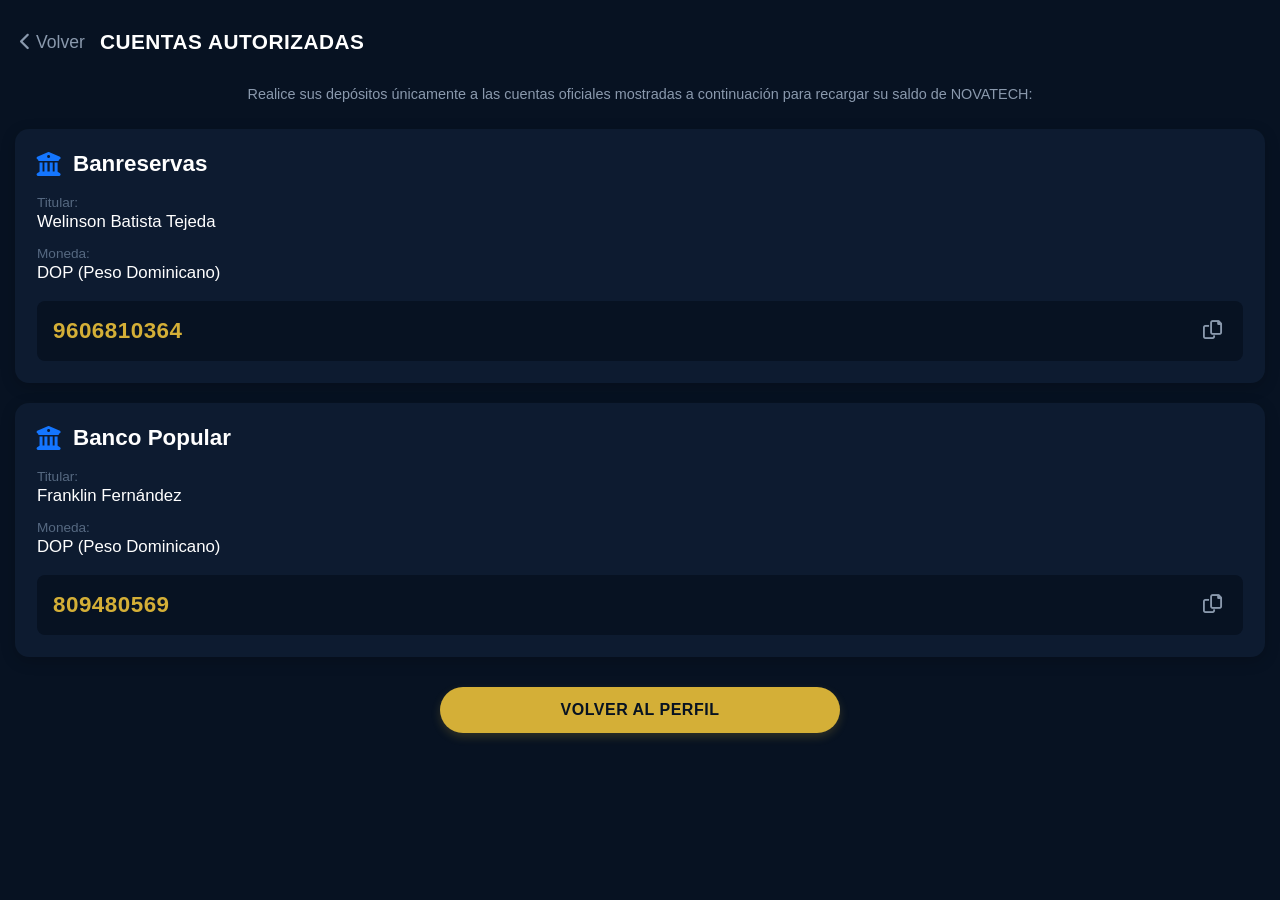
<file: depositos.html>
<!DOCTYPE html>
<html lang="es" style="min-height: 100%; width: 100%;">
<head>
    <meta charset="UTF-8">
    <meta name="viewport" content="width=device-width, initial-scale=1.0">
    <title>Novatech - Cuentas Autorizadas</title>
    <link rel="stylesheet" href="https://cdnjs.cloudflare.com/ajax/libs/font-awesome/6.0.0/css/all.min.css">
    <style>
        body { 
            margin: 0; 
            background-color: #071222; 
            color: #f5f7fa; 
            font-family: 'Segoe UI', Tahoma, Geneva, Verdana, sans-serif; 
            padding: 15px;
            box-sizing: border-box;
        }
        .app-header { 
            display: flex; 
            align-items: center; 
            gap: 15px; 
            padding: 15px 5px; 
            margin-bottom: 15px; 
        }
        .back-btn { 
            color: #8a99ad; 
            text-decoration: none; 
            font-size: 1.1rem; 
            display: flex;
            align-items: center;
            gap: 5px;
        }
        .header-title {
            margin: 0; 
            font-size: 1.3rem; 
            font-weight: bold;
            letter-spacing: 0.5px;
            color: #fff;
            text-transform: uppercase;
        }
        .instruction-text {
            color: #8a99ad;
            font-size: 0.9rem;
            text-align: center;
            line-height: 1.4;
            margin-bottom: 25px;
            padding: 0 10px;
        }
        .bank-card { 
            background-color: #0d1b30; 
            border-radius: 14px; 
            padding: 22px; 
            margin-bottom: 20px; 
            box-shadow: 0 4px 15px rgba(0,0,0,0.2);
        }
        .bank-card-header { 
            display: flex; 
            align-items: center; 
            gap: 12px; 
            margin-bottom: 18px; 
        }
        .bank-icon {
            color: #1476ff;
            font-size: 1.5rem;
        }
        .bank-title { 
            font-size: 1.4rem; 
            font-weight: bold; 
            color: #fff; 
            margin: 0; 
        }
        .info-group {
            margin-bottom: 14px;
        }
        .info-label { 
            color: #566981; font-size: 0.85rem; display: block; margin-bottom: 2px;
        }
        .info-value { 
            font-weight: 500; color: #fff; font-size: 1.05rem;
        }
        .account-number-box { 
            background-color: #071222; 
            padding: 14px 16px; 
            border-radius: 8px; 
            display: flex; 
            justify-content: space-between; 
            align-items: center; 
            margin-top: 18px; 
        }
        .account-number {
            font-size: 1.4rem; 
            font-weight: bold; 
            color: #d4af37; 
            letter-spacing: 0.5px;
        }
        .copy-btn { 
            background: none; 
            border: none; 
            color: #8a99ad; 
            cursor: pointer; 
            font-size: 1.2rem; 
            padding: 5px;
            transition: color 0.2s; 
        }
        .copy-btn:hover { 
            color: #fff; 
        }
        .action-container {
            text-align: center;
            margin-top: 30px;
            margin-bottom: 20px;
        }
        .btn-profile {
            background-color: #d4af37;
            color: #071222;
            border: none;
            border-radius: 25px;
            padding: 14px 40px;
            font-weight: bold;
            font-size: 1rem;
            text-transform: uppercase;
            letter-spacing: 0.5px;
            cursor: pointer;
            width: 85%;
            max-width: 320px;
            text-decoration: none;
            display: inline-block;
            box-shadow: 0 4px 10px rgba(212, 175, 55, 0.2);
        }
    </style>
</head>
<body>

    <header class="app-header">
        <a href="index.html" class="back-btn">
            <i class="fas fa-chevron-left"></i> Volver
        </a>
        <h2 class="header-title">Cuentas Autorizadas</h2>
    </header>

    <div class="instruction-text">
        Realice sus depósitos únicamente a las cuentas oficiales mostradas a continuación para recargar su saldo de NOVATECH:
    </div>

    <div class="bank-card">
        <div class="bank-card-header">
            <i class="fas fa-university bank-icon"></i>
            <h3 class="bank-title">Banreservas</h3>
        </div>
        <div class="info-group">
            <span class="info-label">Titular:</span>
            <span class="info-value">Welinson Batista Tejeda</span>
        </div>
        <div class="info-group">
            <span class="info-label">Moneda:</span>
            <span class="info-value">DOP (Peso Dominicano)</span>
        </div>
        
        <div class="account-number-box">
            <span class="account-number" id="card-num-reservas">9606810364</span>
            <button class="copy-btn" onclick="copiarTexto('card-num-reservas')">
                <i class="far fa-copy"></i>
            </button>
        </div>
    </div>

    <div class="bank-card">
        <div class="bank-card-header">
            <i class="fas fa-university bank-icon"></i>
            <h3 class="bank-title">Banco Popular</h3>
        </div>
        <div class="info-group">
            <span class="info-label">Titular:</span>
            <span class="info-value">Franklin Fernández</span>
        </div>
        <div class="info-group">
            <span class="info-label">Moneda:</span>
            <span class="info-value">DOP (Peso Dominicano)</span>
        </div>
        
        <div class="account-number-box">
            <span class="account-number" id="card-num-popular">809480569</span>
            <button class="copy-btn" onclick="copiarTexto('card-num-popular')">
                <i class="far fa-copy"></i>
            </button>
        </div>
    </div>

    <div class="action-container">
        <a href="index.html" class="btn-profile">Volver al Perfil</a>
    </div>

    <script>
        function copiarTexto(elementId) {
            var num = document.getElementById(elementId).innerText;
            navigator.clipboard.writeText(num).then(function() {
                alert("Número copiado correctamente: " + num);
            }, function() {
                // Alternativa por si el navegador bloquea el clipboard directo
                var exp = document.createElement("input");
                exp.value = num;
                document.body.appendChild(exp);
                exp.select();
                document.execCommand("copy");
                document.body.removeChild(exp);
                alert("Número copiado: " + num);
            });
        }
    </script>
</body>
</html>
</file>
